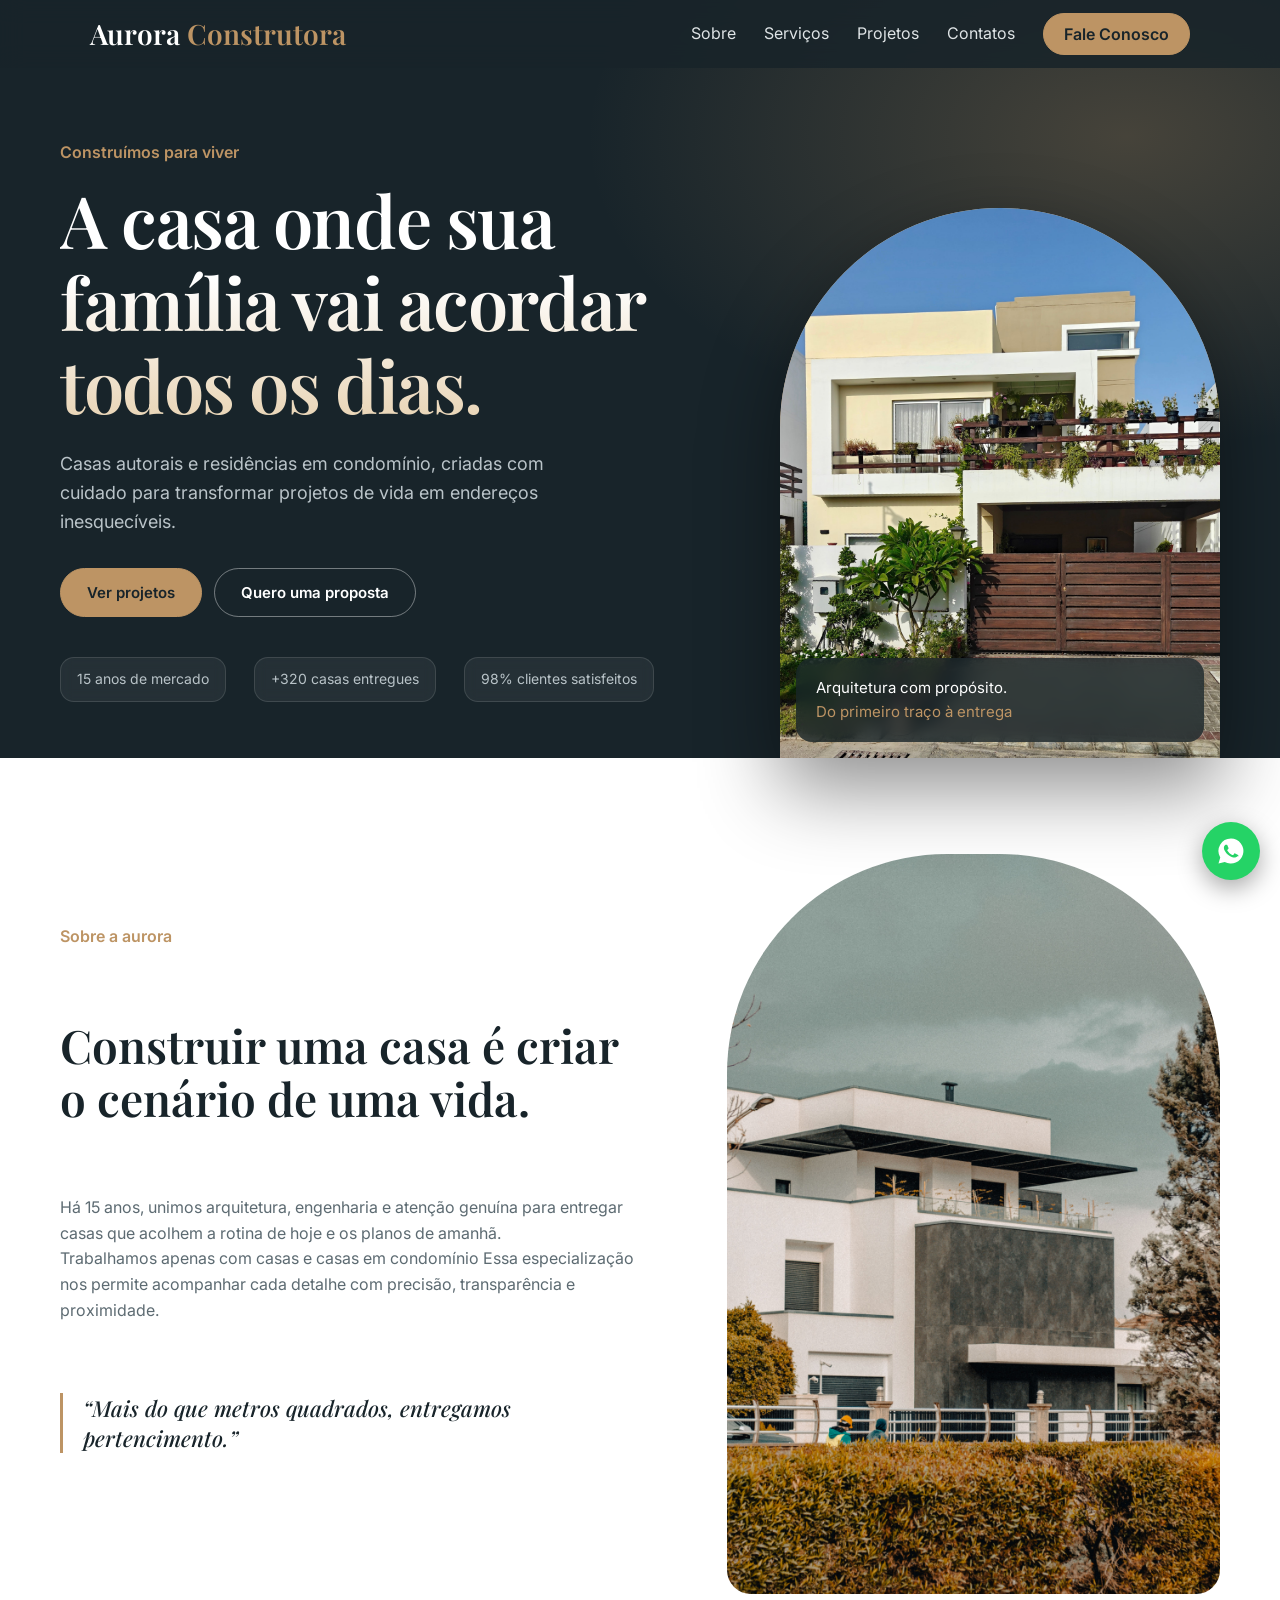
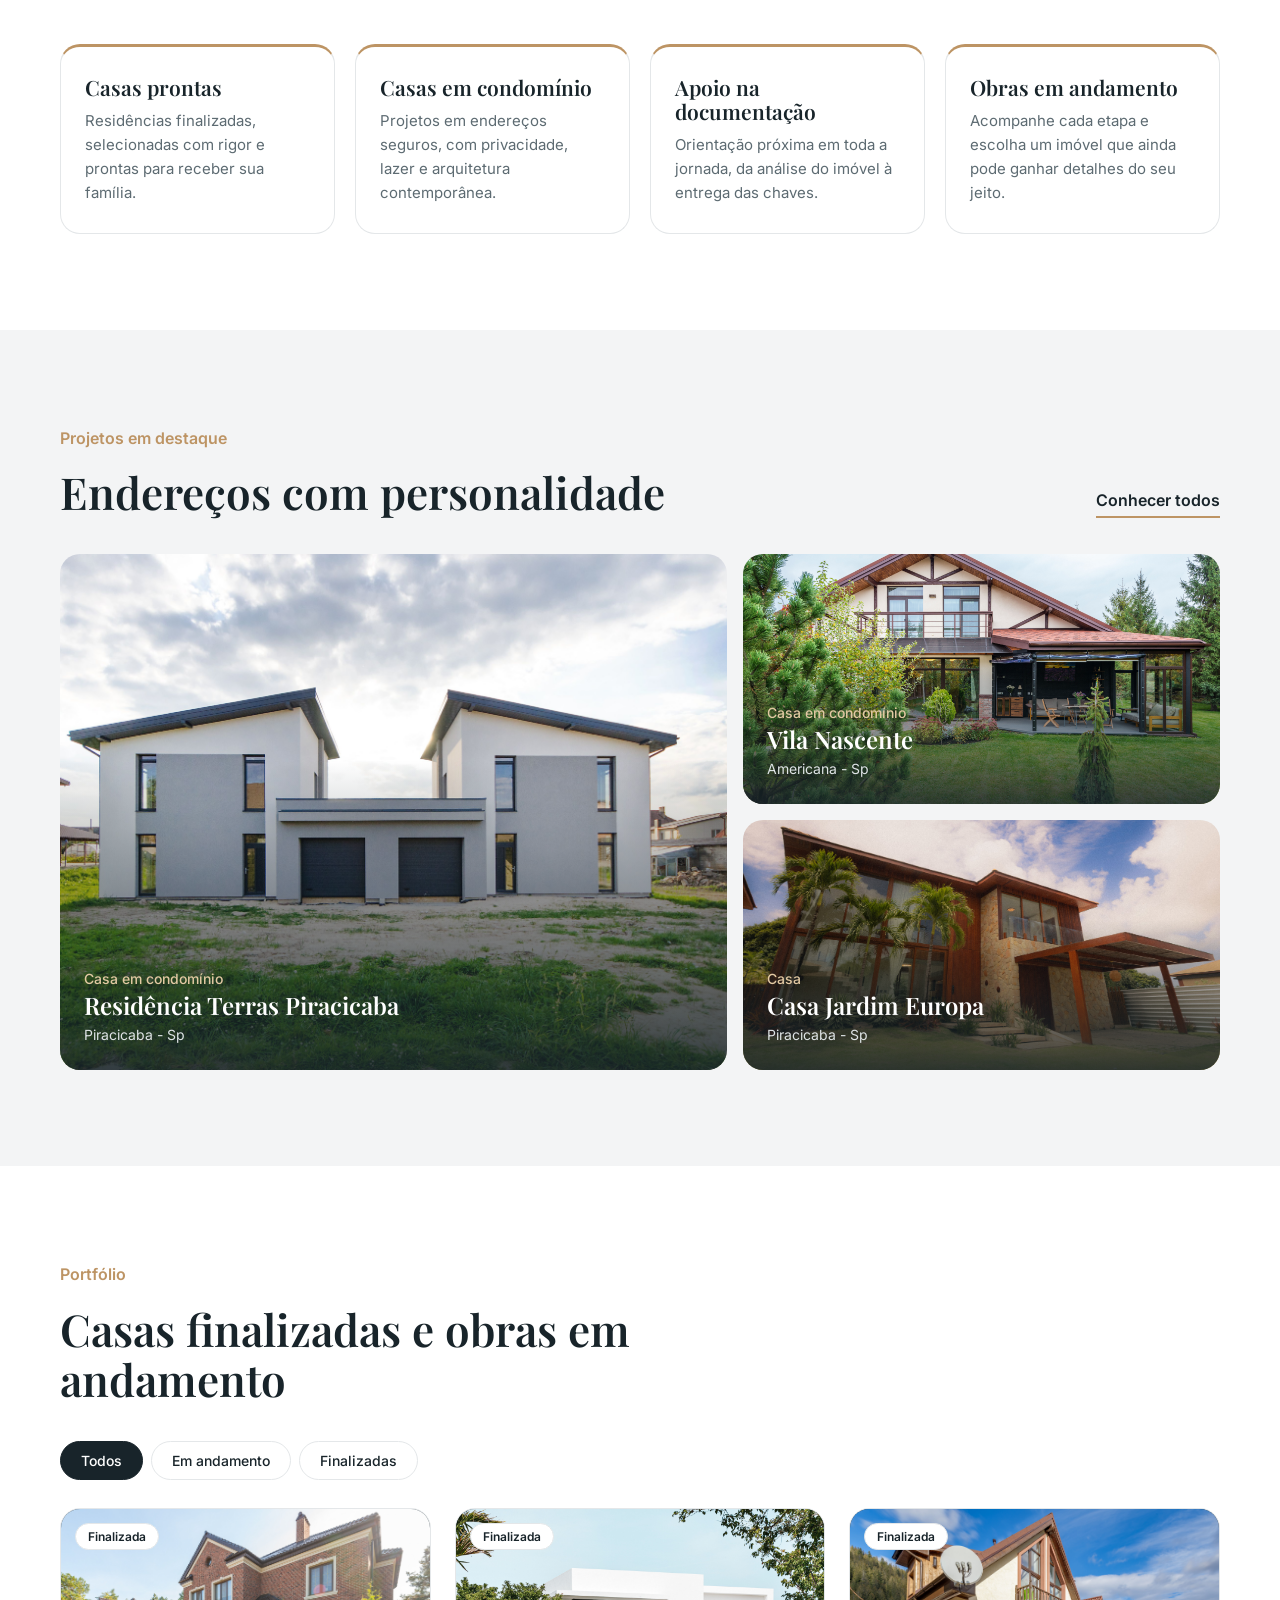
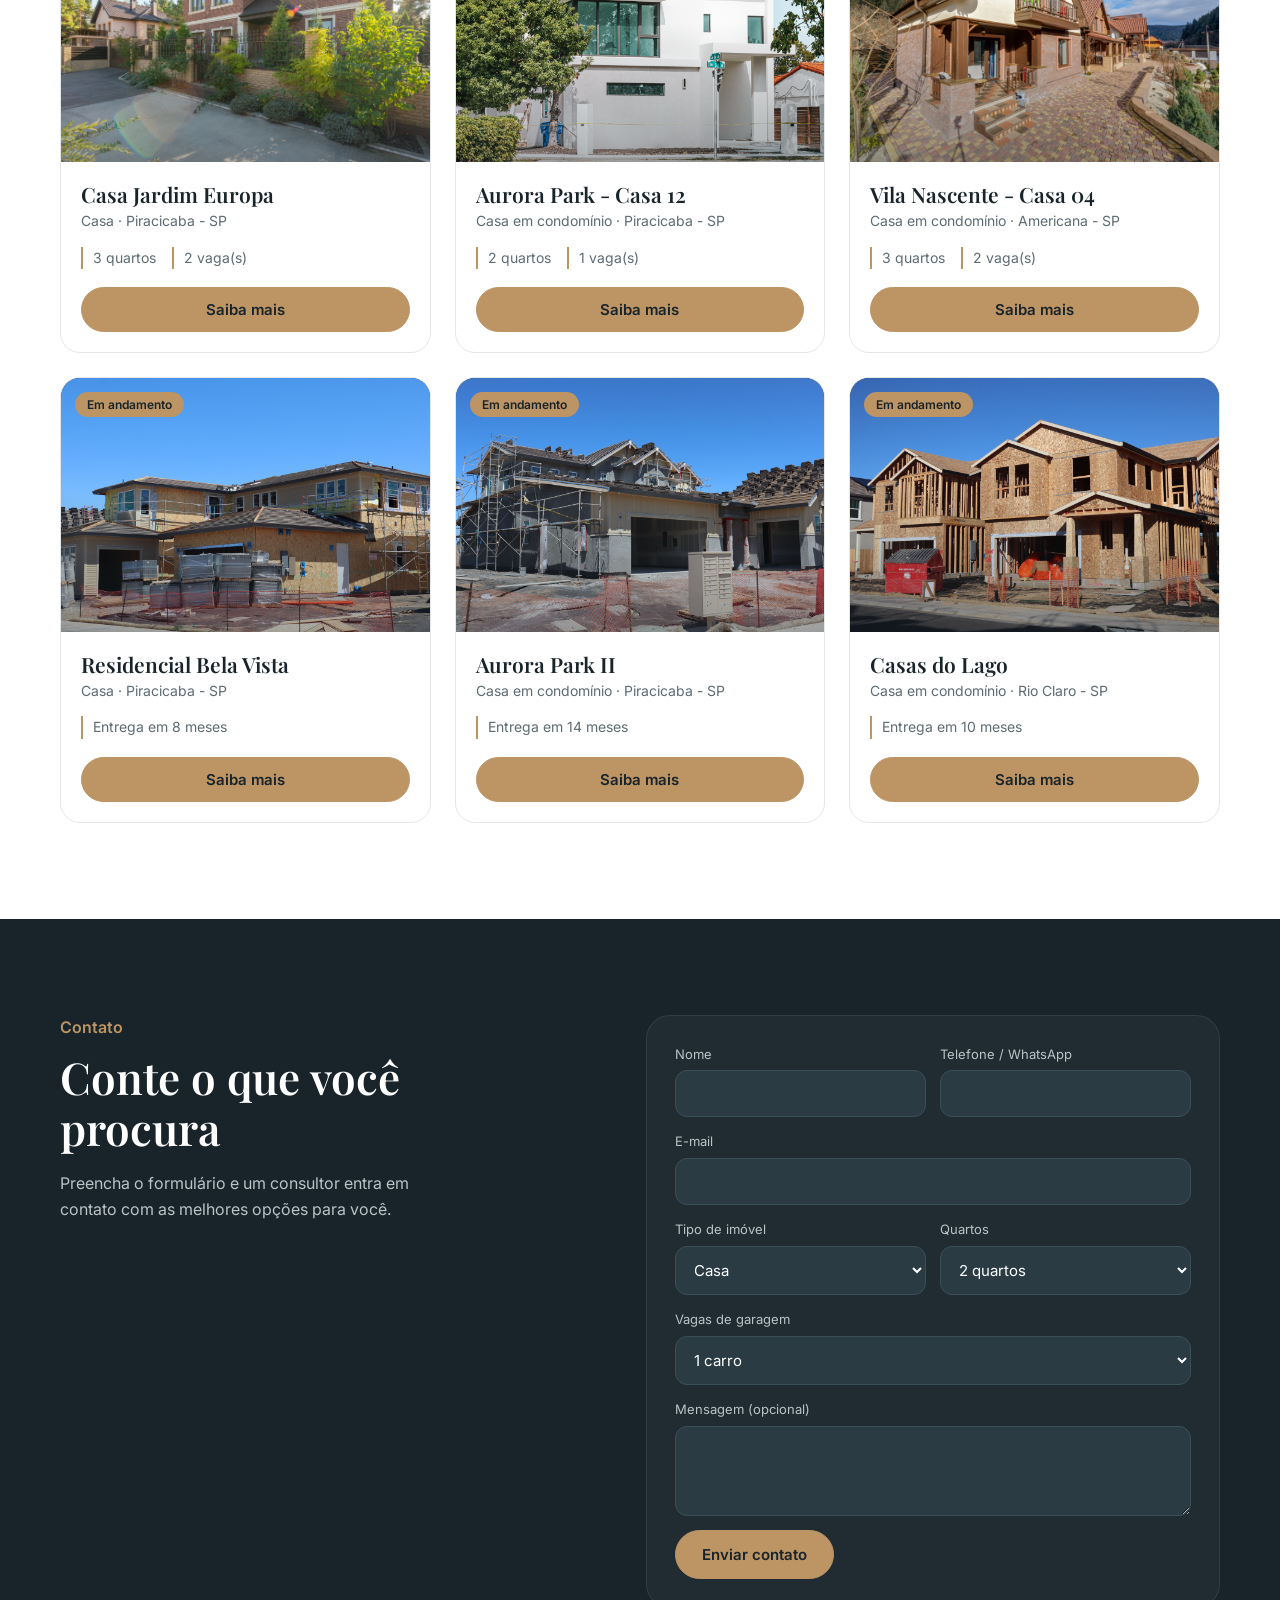
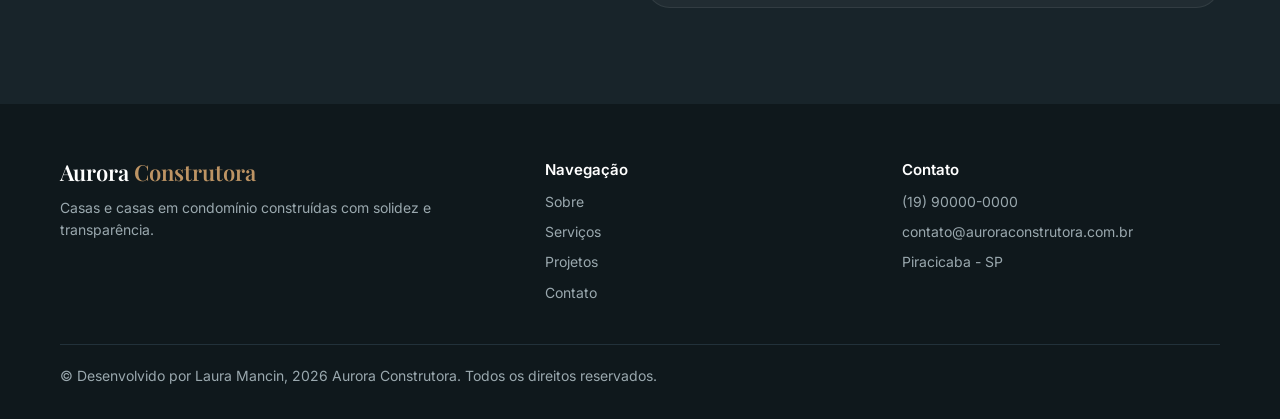
<file: index.html>
<!DOCTYPE html>
    <html lang="pt-br">
    <head>
        <meta charset="UTF-8">
        <meta name="viewport" content="width=device-width, initial-scale=1.0">
        <link rel="preconnect" href="https://fonts.googleapis.com">
        <link rel="preconnect" href="https://fonts.gstatic.com" crossorigin>
        <link href="https://fonts.googleapis.com/css2?family=Inter:wght@400;500;600&family=Playfair+Display:wght@500;600;700&display=swap" rel="stylesheet">

        <link rel="stylesheet" href="./styles/styles.css">
        <link rel="icon" type="image/x-icon" href="./images/icon_construtora.png">
        <meta name="description" content="Aurora Construtora: casas e casas em condomínio com acabamento cuidadoso e acompanhamento de obra.">
        <title>Aurora Construtora</title>
    </head>
    <body>
        <section class="menuBg">
            <header class="menu">
                <div class="logo">
                    <a href="#containerPrincipal"><h1>Aurora <span>Construtora</span></h1></a>
                </div>

                <!-- Links e Botão -->
                <div class="menuLinks">
                    <ul>
                        <li class="itemMenu"><a href="#containerSobre">Sobre</a></li>
                        <li class="itemMenu"><a href="#servicos">Serviços</a></li>
                        <li class="itemMenu"><a href="#containerDestaque">Projetos</a></li>
                        <li class="itemMenu"><a href="#containerContato">Contatos</a></li>
                        <li><a href="#containerContato" class="botaoFale">Fale Conosco</a></li>
                    </ul>
                </div>
            </header>
        </section>

        <section class="containerPrincipal" id="containerPrincipal">
            <div class="containerPrincipalTextos">

                <p class="etiqueta">Construímos para viver</p>

                <h1 class="tituloHero">A casa onde sua família vai acordar todos os dias.</h1>

                <p class="textoHero">Casas autorais e residências em condomínio, criadas com cuidado para
                    transformar projetos de vida em endereços inesquecíveis.</p>

                <div class="locacaoBotoes">
                    <a href="#containerportifolio" class="botaoProjetos">Ver projetos</a>
                    <a href="#containerContato" class="botaoFale">Quero uma proposta</a>
                </div>

                <div class="avaliacoes">
                    <ul>
                        <li>15 anos de mercado</li>
                        <li>+320 casas entregues</li>
                        <li>98% clientes satisfeitos</li>
                    </ul>
                </div>

            </div>

            <div class="reservas">
                <img src="./images/hero.jpg" alt="Casa da Aurora Construtora" onerror="this.remove()">

                <div class="cardTexto">
                    <p>Arquitetura com propósito. <br><span>Do primeiro traço à entrega</span></p>
                </div>
            </div>
        </section>

        <section class="containerSobre" id="containerSobre">

            <div class="sobreTextos">
                <p class="etiqueta">Sobre a aurora</p>

                <h1>Construir uma casa é criar o cenário de uma vida.</h1>

                <p class="textoSobre">Há 15 anos, unimos arquitetura, engenharia e atenção genuína para entregar casas que acolhem a rotina de hoje e os planos de amanhã. <br> Trabalhamos apenas com casas e casas em condomínio Essa especialização nos permite acompanhar cada detalhe com precisão, transparência e proximidade.
                </p>

                <p class="citacao">“Mais do que metros quadrados, entregamos pertencimento.”</p>
            </div>

            <img class="sobreImagem" src="./images/sobre.jpg" alt="Casa moderna entregue pela Aurora Construtora" loading="lazy">

            <div class="cards" id="servicos">
                <div class="card">
                    <div class="texto">
                        <h4>Casas prontas</h4>
                        <div>
                            <p>Residências finalizadas, selecionadas com rigor e prontas para
                            receber sua família.</p>
                        </div>
                    </div>
                </div>

                <div class="card">
                    <div class="texto">
                        <h4>Casas em condomínio</h4>
                        <div>
                            <p>Projetos em endereços seguros, com privacidade, lazer e
                            arquitetura contemporânea.</p>
                        </div>
                    </div>
                </div>

                <div class="card">
                    <div class="texto">
                        <h4>Apoio na documentação</h4>
                        <div>
                            <p>Orientação próxima em toda a jornada, da análise do imóvel à
                            entrega das chaves.</p>
                        </div>
                    </div>
                </div>

                <div class="card">
                    <div class="texto">
                        <h4>Obras em andamento</h4>
                        <div>
                            <p>Acompanhe cada etapa e escolha um imóvel que ainda pode ganhar
                            detalhes do seu jeito.</p>
                        </div>
                    </div>
                </div>
            </div>
        </section>

        <section class="containerDestaque" id="containerDestaque">

            <div class="containerTitulo">
                <p class="etiqueta">Projetos em destaque</p>
                <h1>Endereços com personalidade</h1>
                <a href="#containerportifolio">Conhecer todos</a>
            </div>

            <div class="cardsDestaque">
                <div class="cardCasa cardCasa1">
                    <div class="textoCard">
                        <p class="smallCard">Casa em condomínio</p>
                        <h2 class="h2Card">Residência Terras Piracicaba</h2>
                        <p class="cidadeCard">Piracicaba - Sp</p>
                    </div>
                </div>

                <div class="cardCasa cardCasa2">
                    <div class="textoCard">
                        <p class="smallCard">Casa em condomínio</p>
                        <h2 class="h2Card">Vila Nascente</h2>
                        <p class="cidadeCard">Americana - Sp</p>
                    </div>
                </div>

                <div class="cardCasa cardCasa3">
                    <div class="textoCard">
                        <p class="smallCard">Casa</p>
                        <h2 class="h2Card">Casa Jardim Europa</h2>
                        <p class="cidadeCard">Piracicaba - Sp</p>
                    </div>
                </div>
            </div>
        </section>

        <section class="containerPortifolio" id="containerportifolio">
            <div class="containerTitulo">
                <p class="etiqueta">Portfólio</p>
                <h1>Casas finalizadas e obras em andamento</h1>
            </div>

            <div class="filtros">
                <button class="filtro ativo" data-filtro="todos">Todos</button>
                <button class="filtro" data-filtro="andamento">Em andamento</button>
                <button class="filtro" data-filtro="finalizada">Finalizadas</button>
            </div>

            <div class="listaImoveis" id="listaImoveis"></div>
        </section>

        <section class="containerContato" id="containerContato">
            <div class="contatoTextos">
                <p class="etiqueta">Contato</p>
                <h1>Conte o que você procura</h1>
                <p class="textoContato">Preencha o formulário e um consultor entra em contato com as melhores opções para você.</p>
            </div>

            <form class="formContato" id="formContato">
                <label>Nome
                    <input type="text" name="nome" required>
                </label>
                <label>Telefone / WhatsApp
                    <input type="tel" name="telefone" required>
                </label>
                <label class="campoLargo">E-mail
                    <input type="email" name="email" required>
                </label>
                <label>Tipo de imóvel
                    <select name="tipo">
                        <option>Casa</option>
                        <option>Casa em condomínio</option>
                    </select>
                </label>
                <label>Quartos
                    <select name="quartos">
                        <option>2 quartos</option>
                        <option>3 quartos</option>
                    </select>
                </label>
                <label class="campoLargo">Vagas de garagem
                    <select name="garagem">
                        <option>1 carro</option>
                        <option>2 carros</option>
                    </select>
                </label>
                <label class="campoLargo">Mensagem (opcional)
                    <textarea name="mensagem"></textarea>
                </label>
                <div class="campoLargo">
                    <button type="submit" class="botaoProjetos">Enviar contato</button>
                    <span class="confirmacao" id="confirmacao" role="status"></span>
                </div>
            </form>
        </section>

        <footer class="rodape">
            <div class="rodapeConteudo">
                <div>
                    <h3>Aurora <span>Construtora</span></h3>
                    <p>Casas e casas em condomínio construídas com solidez e transparência.</p>
                </div>
                <div>
                    <h4>Navegação</h4>
                    <a href="#containerSobre">Sobre</a>
                    <a href="#servicos">Serviços</a>
                    <a href="#containerDestaque">Projetos</a>
                    <a href="#containerContato">Contato</a>
                </div>
                <div>
                    <h4>Contato</h4>
                    <a href="tel:+5519900000000">(19) 90000-0000</a>
                    <a href="mailto:contato@auroraconstrutora.com.br">contato@auroraconstrutora.com.br</a>
                    <a href="#">Piracicaba - SP</a>
                </div>
            </div>
            <p class="direitos">© Desenvolvido por Laura Mancin, 2026 Aurora Construtora. Todos os direitos reservados.</p>
        </footer>

        <a class="whatsapp" href="https://wa.me/5519900000000" target="_blank" rel="noopener" aria-label="Falar no WhatsApp">
            <svg viewBox="0 0 24 24"><path d="M12 2a10 10 0 00-8.6 15.1L2 22l5-1.3A10 10 0 1012 2zm5.2 14c-.2.6-1.3 1.2-1.8 1.2-.5.1-1 .2-3.3-.7-2.8-1.2-4.6-4-4.7-4.2-.1-.2-1.1-1.5-1.1-2.8s.7-2 1-2.3c.2-.3.5-.3.7-.3h.5c.2 0 .4 0 .6.5l.9 2.1c.1.2.1.4 0 .5l-.4.6-.4.4c-.1.2-.3.3-.1.6.2.3.8 1.3 1.7 2.1 1.2 1 2.1 1.3 2.4 1.5.3.1.5.1.6-.1l.9-1.1c.2-.3.4-.2.6-.1l2 1c.3.1.5.2.5.3.1.2.1.8-.1 1.4z"/></svg>
        </a>

        <script src="./script.js"></script>
    </body>
    </html>
</file>
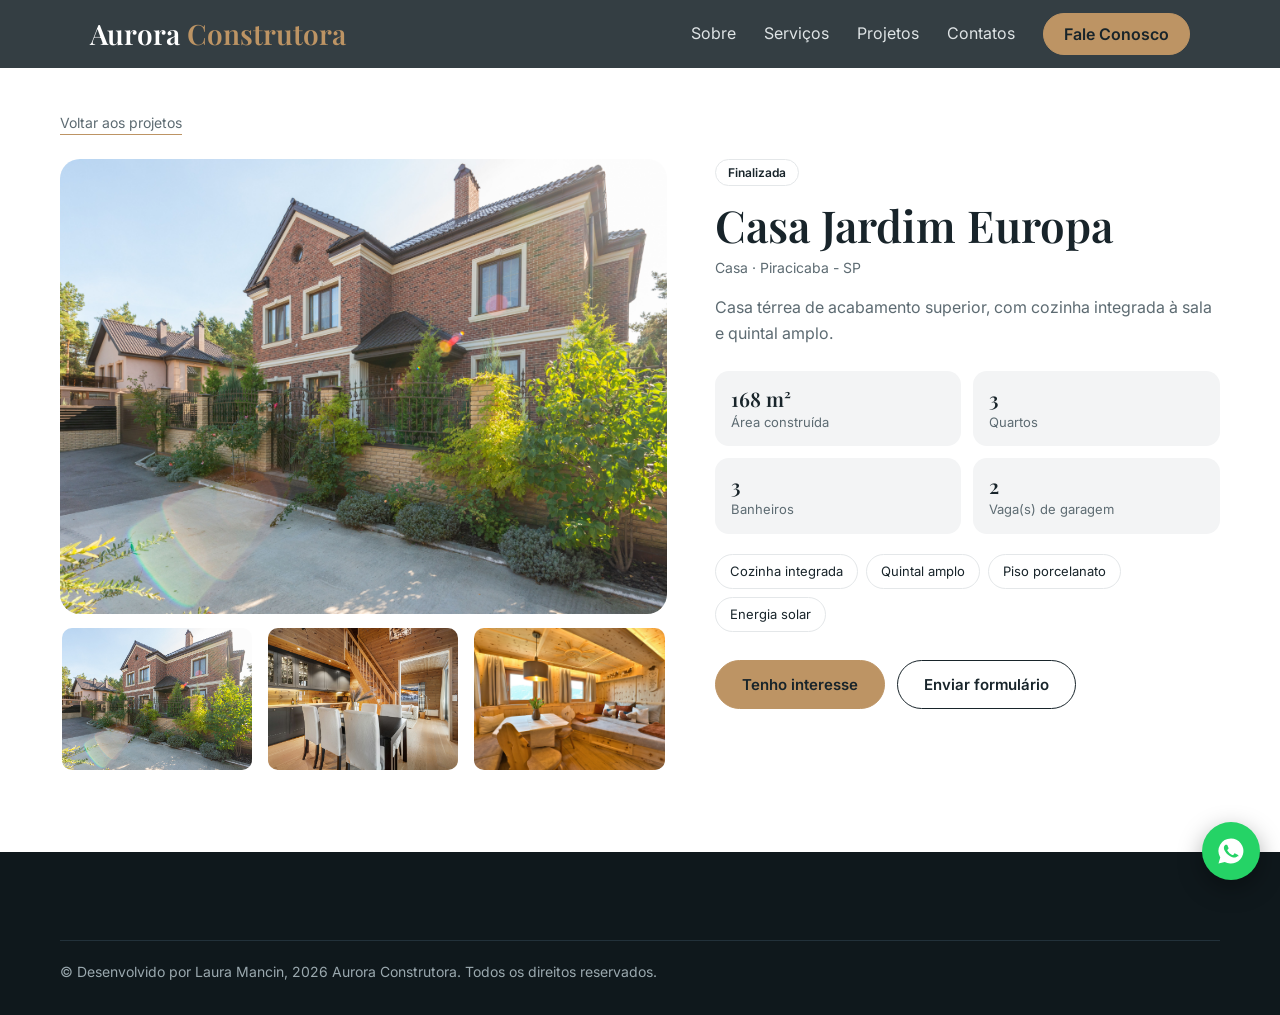
<file: imovel.html>
<!DOCTYPE html>
<html lang="pt-br">
<head>
    <meta charset="UTF-8">
    <meta name="viewport" content="width=device-width, initial-scale=1.0">
    <link rel="preconnect" href="https://fonts.googleapis.com">
    <link rel="preconnect" href="https://fonts.gstatic.com" crossorigin>
    <link href="https://fonts.googleapis.com/css2?family=Inter:wght@400;500;600&family=Playfair+Display:wght@500;600;700&display=swap" rel="stylesheet">

    <link rel="stylesheet" href="./styles/styles.css">
        <link rel="icon" type="image/x-icon" href="./images/icon_casa.png">
    <title>Imóvel | Aurora Construtora</title>
</head>
<body>
    <section class="menuBg">
        <header class="menu">
            <div class="logo">
                <a href="index.html"><h1>Aurora <span>Construtora</span></h1></a>
            </div>
            <div class="menuLinks">
                <ul>
                    <li class="itemMenu"><a href="index.html#containerSobre">Sobre</a></li>
                    <li class="itemMenu"><a href="index.html#servicos">Serviços</a></li>
                    <li class="itemMenu"><a href="index.html#containerDestaque">Projetos</a></li>
                    <li class="itemMenu"><a href="index.html#containerContato">Contatos</a></li>
                    <li><a href="index.html#containerContato" class="botaoFale">Fale Conosco</a></li>
                </ul>
            </div>
        </header>
    </section>

    <main class="containerDetalhe" id="detalhe"></main>

    <footer class="rodape">
        <p class="direitos">© Desenvolvido por Laura Mancin, 2026 Aurora Construtora. Todos os direitos reservados.</p>
    </footer>

    <a class="whatsapp" href="https://wa.me/5519900000000" target="_blank" rel="noopener" aria-label="Falar no WhatsApp">
        <svg viewBox="0 0 24 24"><path d="M12 2a10 10 0 00-8.6 15.1L2 22l5-1.3A10 10 0 1012 2zm5.2 14c-.2.6-1.3 1.2-1.8 1.2-.5.1-1 .2-3.3-.7-2.8-1.2-4.6-4-4.7-4.2-.1-.2-1.1-1.5-1.1-2.8s.7-2 1-2.3c.2-.3.5-.3.7-.3h.5c.2 0 .4 0 .6.5l.9 2.1c.1.2.1.4 0 .5l-.4.6-.4.4c-.1.2-.3.3-.1.6.2.3.8 1.3 1.7 2.1 1.2 1 2.1 1.3 2.4 1.5.3.1.5.1.6-.1l.9-1.1c.2-.3.4-.2.6-.1l2 1c.3.1.5.2.5.3.1.2.1.8-.1 1.4z"/></svg>
    </a>

    <script src="./script.js"></script>
</body>
</html>
</file>
<file: styles/styles.css>
/* ==========================================================
   GERAL (todas as páginas)
   ========================================================== */

/* VARIÁVEIS */
:root {
    --petroleo: #18242A;
    --petroleo2: #2A3B44;
    --dourado: #BD9464;
    --branco: #FFFFFF;
    --cinza: #F3F4F5;
    --texto: #5d6b72;
    --borda: #e4e7e9;
    --lateral: max(24px, calc((100% - 1160px) / 2));
}

/* BASE */
* {
    box-sizing: border-box;
    margin: 0;
    padding: 0;
}

html {
    scroll-behavior: smooth;
    scroll-padding-top: 80px;
}

body {
    font-family: 'Inter', system-ui, sans-serif;
    color: var(--petroleo);
    background: var(--branco);
    line-height: 1.6;
    -webkit-font-smoothing: antialiased;
}

a {
    color: inherit;
    text-decoration: none;
}

ul {
    list-style: none;
}

h1, h2, h3, h4 {
    font-family: 'Playfair Display', Georgia, serif;
    font-weight: 600;
    line-height: 1.15;
}

:focus-visible {
    outline: 2px solid var(--dourado);
    outline-offset: 3px;
}

/* BOTÕES (estilo base comum; as variações ficam em cada seção) */
.botaoProjetos, .botaoFale, .botaoSaibaMais {
    display: inline-block;
    padding: 14px 26px;
    border-radius: 999px;
    font: 600 15px 'Inter', sans-serif;
    border: 1px solid var(--dourado);
    cursor: pointer;
    text-align: center;
    transition: filter .2s, background .2s;
}

.botaoProjetos, .botaoSaibaMais {
    background: var(--dourado);
    color: var(--petroleo);
}

.botaoProjetos:hover, .botaoSaibaMais:hover {
    filter: brightness(1.08);
}

/* ETIQUETA (texto pequeno dourado acima dos títulos) */
.etiqueta {
    color: var(--dourado);
    font-weight: 600;
    margin-bottom: 12px;
}

/* MENU */
.menuBg {
    position: fixed;
    top: 0;
    left: 0;
    right: 0;
    z-index: 20;
    background: rgba(24, 36, 42, .88);
    backdrop-filter: blur(12px);
    transition: background .3s, box-shadow .3s;
}

.menuBg.rolou {
    background: rgba(24, 36, 42, .97);
    box-shadow: 0 8px 30px rgba(0, 0, 0, .25);
}

.menu {
    max-width: 1160px;
    margin: 0 auto;
    padding: 0 30px;
    height: 68px;
    display: flex;
    align-items: center;
    justify-content: space-between;
}

.logo h1 {
    font-size: 28px;
    color: var(--branco);
}

.logo span {
    color: var(--dourado);
}

.menuLinks ul {
    display: flex;
    align-items: center;
    gap: 28px;
}

.menuLinks a {
    color: #dfe4e6;
    font-size: 16px;
}

.menuLinks a:hover {
    color: var(--dourado);
}

/* Botão "Fale Conosco" do menu */
.menuLinks .botaoFale {
    background: var(--dourado);
    color: var(--petroleo);
    padding: 10px 20px;
}

.menuLinks .botaoFale:hover {
    color: var(--petroleo);
    filter: brightness(1.08);
}

/* RODAPÉ */
.rodape {
    background: #0f181c;
    color: #9aa8ae;
    padding: 56px var(--lateral) 32px;
    font-size: 14px;
}

.rodapeConteudo {
    display: grid;
    grid-template-columns: 1.4fr 1fr 1fr;
    gap: 40px;
}

.rodape h3 {
    color: var(--branco);
    font-size: 22px;
    margin-bottom: 12px;
}

.rodape h3 span {
    color: var(--dourado);
}

.rodape h4 {
    color: var(--branco);
    font: 600 15px 'Inter', sans-serif;
    margin-bottom: 12px;
}

.rodape a {
    display: block;
    margin-bottom: 8px;
}

.rodape a:hover {
    color: var(--dourado);
}

.direitos {
    margin-top: 32px;
    border-top: 1px solid #22313a;
    padding-top: 20px;
}

/* WHATSAPP FLUTUANTE */
.whatsapp {
    position: fixed;
    right: 20px;
    bottom: 20px;
    z-index: 30;
    width: 58px;
    height: 58px;
    border-radius: 50%;
    background: #25D366;
    display: grid;
    place-items: center;
    box-shadow: 0 8px 24px rgba(0, 0, 0, .35);
    transition: transform .5s ease;
}

.whatsapp svg {
    width: 30px;
    height: 30px;
    fill: var(--branco);
}

.whatsapp:hover {
    transform: scale(1.2);
}


/* PÁGINA PRINCIPAL */

/* HERO */
.containerPrincipal {
    background: radial-gradient(900px 520px at 88% 18%, rgba(189, 148, 100, .28), transparent 60%), var(--petroleo);
    color: var(--branco);
    padding: 140px var(--lateral) 0;
    display: grid;
    grid-template-columns: 1.1fr .9fr;
    gap: 48px;
    align-items: end;
}

.tituloHero {
    font-size: clamp(40px, 6vw, 72px);
    letter-spacing: -.02em;
    background: linear-gradient(180deg, #fff 40%, #e8d3b3);
    -webkit-background-clip: text;
    background-clip: text;
    color: transparent;
}

.textoHero {
    color: #b9c3c8;
    font-size: 18px;
    max-width: 46ch;
    margin: 24px 0 32px;
}

.locacaoBotoes {
    display: flex;
    gap: 12px;
    flex-wrap: wrap;
}

.locacaoBotoes .botaoFale {
    background: none;
    color: var(--branco);
    border-color: #ffffff66;
}

.locacaoBotoes .botaoFale:hover {
    border-color: var(--dourado);
    color: var(--dourado);
}

.avaliacoes ul {
    display: flex;
    flex-wrap: wrap;
    gap: 12px 28px;
    padding: 40px 0 56px;
    color: #b9c3c8;
    font-size: 14px;
}

.avaliacoes li {
    border: 1px solid rgba(255, 255, 255, .12);
    background: rgba(255, 255, 255, .06);
    border-radius: 14px;
    padding: 10px 16px;
    backdrop-filter: blur(6px);
}

/* Foto em arco */
.reservas {
    position: relative;
    width: 100%;
    max-width: 440px;
    aspect-ratio: 4 / 5;
    justify-self: end;
    overflow: hidden;
    border-radius: 999px 999px 0 0;
    background: linear-gradient(180deg, #e2bd8c 0%, var(--dourado) 38%, var(--petroleo2) 100%);
    box-shadow: 0 30px 80px rgba(0, 0, 0, .45);
}

.reservas img {
    position: absolute;
    inset: 0;
    width: 100%;
    height: 100%;
    object-fit: cover;
}

.cardTexto {
    position: absolute;
    left: 16px;
    right: 16px;
    bottom: 16px;
    padding: 18px 20px;
    border-radius: 16px;
    background: rgba(24, 36, 42, .78);
    backdrop-filter: blur(8px);
    font-size: 15px;
}

.cardTexto span {
    color: var(--dourado);
}

.containerSobre, .containerDestaque, .containerPortifolio, .containerContato {
    padding: 96px var(--lateral);
}

/* SOBRE */
.containerSobre {
    display: grid;
    grid-template-columns: 1.1fr .9fr;
    column-gap: 64px;
}

.containerSobre h1 {
    font-size: clamp(30px, 4vw, 46px);
    max-width: 20ch;
}


.textoSobre {
    color: var(--texto);
    max-width: 62ch;
    margin-top: 24px;
}

.sobreTextos h1, .sobreTextos p {
    margin-top: 70px;
}

.citacao {
    font: italic 500 22px 'Playfair Display', serif;
    border-left: 3px solid var(--dourado);
    padding-left: 20px;
    margin: 32px 0 56px;
    max-width: 40ch;
}

.sobreImagem {
    width: 100%;
    height: 100%;
    min-height: 420px;
    object-fit: cover;
    border-radius: 220px 220px 24px 24px;
}

/* Cards de serviços */
.cards {
    grid-column: 1 / -1;
    display: grid;
    grid-template-columns: repeat(4, 1fr);
    gap: 20px;
    margin-top: 50px;
}

.card {
    background: var(--branco);
    border: 1px solid var(--borda);
    border-top: 3px solid var(--dourado);
    border-radius: 20px;
    padding: 28px 24px;
    transition: transform .3s, box-shadow .3s;
}

.card:hover {
    transform: translateY(-6px);
    box-shadow: 0 24px 50px rgba(24, 36, 42, .14);
    border-top-color: var(--petroleo);
}

.card h4 {
    font-size: 21px;
    margin-bottom: 10px;
}

.card p {
    color: var(--texto);
    font-size: 15px;
}

/* DESTAQUES */
.containerDestaque {
    background: var(--cinza);
}

.containerTitulo {
    display: grid;
    grid-template-columns: 1fr auto;
    gap: 4px 24px;
    align-items: end;
    margin-bottom: 36px;
}

.containerTitulo .etiqueta {
    grid-column: 1 / -1;
}

.containerTitulo h1 {
    font-size: clamp(30px, 4vw, 44px);
    max-width: 22ch;
}

.containerTitulo a {
    color: var(--petroleo);
    font-weight: 600;
    border-bottom: 2px solid var(--dourado);
    padding-bottom: 2px;
}

.cardsDestaque {
    display: grid;
    grid-template-columns: 1.4fr 1fr;
    grid-template-rows: repeat(2, 250px);
    gap: 16px;
}

.cardCasa {
    position: relative;
    overflow: hidden;
    border-radius: 20px;
    display: flex;
    align-items: flex-end;
    color: var(--branco);
    background-size: cover;
    background-position: center;
    transition: filter .3s;
}

.cardCasa::before {
    content: "";
    position: absolute;
    inset: 0;
    background-size: cover;
    background-position: center;
    transition: transform 0.6s ease;
}

.cardCasa:hover {
    transform: scale(1.02);
    box-shadow: 0 24px 50px rgba(24, 36, 42, .14);
}   

.cardCasa::after {
    content: "";
    position: absolute;
    inset: 0;
    background: linear-gradient(0deg, rgba(24, 36, 42, .85), transparent 60%);
}


.cardCasa1 {
    grid-row: span 2;
    background-image: url(../images/destaque1.jpg), linear-gradient(160deg, #2A3B44, #18242A);
}

.cardCasa2 {
    background-image: url(../images/destaque2.jpg), linear-gradient(160deg, #35505d, #18242A);
}

.cardCasa3 {
    background-image: url(../images/destaque3.jpg), linear-gradient(160deg, #2A3B44, #0f181c);
}

.textoCard {
    position: relative;
    z-index: 1;
    padding: 24px;
}

.smallCard {
    color: #e2c9a3;
    font-size: 14px;
    font-weight: 500;
}

.h2Card {
    font-size: 24px;
    margin: 2px 0 4px;
}

.cidadeCard {
    font-size: 14px;
    color: #dfe4e6;
}

/* PORTFÓLIO */
.filtros {
    display: flex;
    gap: 8px;
    flex-wrap: wrap;
    margin-bottom: 28px;
}

.filtro {
    border: 1px solid var(--borda);
    background: none;
    color: var(--petroleo);
    border-radius: 999px;
    padding: 10px 20px;
    font: 500 14px 'Inter', sans-serif;
    cursor: pointer;
}

.filtro.ativo {
    background: var(--petroleo);
    border-color: var(--petroleo);
    color: var(--branco);
}

.listaImoveis {
    display: grid;
    grid-template-columns: repeat(3, 1fr);
    gap: 24px;
}

.cardImovel {
    border: 1px solid var(--borda);
    border-radius: 20px;
    overflow: hidden;
    background: var(--branco);
    transition: transform .3s, box-shadow .3s;
}

.cardImovel:hover {
    transform: translateY(-6px);
    box-shadow: 0 24px 50px rgba(24, 36, 42, .14);
}

.fotoImovel {
    position: relative;
    aspect-ratio: 16 / 11;
    background: var(--petroleo2);
}

.fotoImovel::after {
    content: "";
    position: absolute;
    inset: 0;
    background: linear-gradient(0deg, rgba(24, 36, 42, .35), transparent 55%);
}

.fotoImovel img {
    display: block;
    width: 100%;
    height: 100%;
    object-fit: cover;
}

.status {
    display: inline-block;
    font: 600 12px 'Inter', sans-serif;
    padding: 5px 12px;
    border-radius: 999px;
}

.status.andamento {
    background: var(--dourado);
    color: var(--petroleo);
}

.status.finalizada {
    background: var(--branco);
    color: var(--petroleo);
    border: 1px solid var(--borda);
}

.fotoImovel .status {
    position: absolute;
    top: 14px;
    left: 14px;
    z-index: 1;
}

.infoImovel {
    padding: 20px;
}

.infoImovel h3 {
    font-size: 21px;
}

.local {
    color: var(--texto);
    font-size: 14px;
    margin: 4px 0 14px;
}

.specs {
    display: flex;
    gap: 16px;
    font-size: 14px;
    color: var(--texto);
    margin-bottom: 18px;
    min-height: 22px;
}

.specs li {
    border-left: 2px solid var(--dourado);
    padding-left: 10px;
}

.botaoSaibaMais {
    width: 100%;
    padding: 12px;
}

/* CONTATO */
.containerContato {
    background: var(--petroleo);
    color: var(--branco);
    display: grid;
    grid-template-columns: 1fr 1.1fr;
    gap: 64px;
}

.contatoTextos h1 {
    font-size: clamp(30px, 4vw, 44px);
    max-width: 14ch;
}

.textoContato {
    color: #b9c3c8;
    margin-top: 18px;
    max-width: 38ch;
}

.formContato {
    display: grid;
    grid-template-columns: 1fr 1fr;
    gap: 14px;
    background: rgba(255, 255, 255, .04);
    border: 1px solid rgba(255, 255, 255, .08);
    border-radius: 24px;
    padding: 28px;
}

.campoLargo {
    grid-column: span 2;
}

.formContato label {
    display: grid;
    gap: 6px;
    font-size: 13px;
    color: #b9c3c8;
}

.formContato input, .formContato select, .formContato textarea {
    width: 100%;
    font: 400 15px 'Inter', sans-serif;
    color: var(--branco);
    background: var(--petroleo2);
    border: 1px solid #3b4f59;
    border-radius: 12px;
    padding: 13px 14px;
}

.formContato input:focus, .formContato select:focus, .formContato textarea:focus {
    border-color: var(--dourado);
    outline: none;
}

.formContato textarea {
    min-height: 90px;
    resize: vertical;
}

.confirmacao {
    color: var(--dourado);
    font-size: 14px;
    margin-left: 12px;
}


/* PÁGINA IMÓVEL */

.containerDetalhe {
    padding: 110px var(--lateral) 80px;
}

.voltar {
    display: inline-block;
    margin-bottom: 24px;
    color: var(--texto);
    font-size: 14px;
    border-bottom: 1px solid var(--dourado);
}

.detalheGrid {
    display: grid;
    grid-template-columns: 1.2fr 1fr;
    gap: 48px;
    align-items: start;
}

/* Galeria de fotos */
.fotoPrincipal {
    display: block;
    width: 100%;
    aspect-ratio: 4 / 3;
    object-fit: cover;
    border-radius: 20px;
}

.miniaturas {
    display: grid;
    grid-template-columns: repeat(3, 1fr);
    gap: 12px;
    margin-top: 12px;
}

.mini {
    padding: 0;
    overflow: hidden;
    background: none;
    aspect-ratio: 4 / 3;
    border: 2px solid transparent;
    border-radius: 12px;
    cursor: pointer;
}

.mini:hover {
    border-color: var(--dourado);
}

.mini img {
    display: block;
    width: 100%;
    height: 100%;
    object-fit: cover;
}

/* Informações do imóvel */
.detalheInfo h1 {
    font-size: clamp(30px, 4vw, 44px);
    margin: 14px 0 6px;
}

.descricao {
    color: var(--texto);
    margin: 16px 0 24px;
}

.obra {
    margin-bottom: 24px;
    font-size: 14px;
}

.progresso {
    height: 8px;
    background: var(--borda);
    border-radius: 999px;
    margin-top: 8px;
    overflow: hidden;
}

.progresso div {
    height: 100%;
    background: var(--dourado);
}

.ficha {
    display: grid;
    grid-template-columns: repeat(2, 1fr);
    gap: 12px;
    margin-bottom: 20px;
}

.ficha li {
    background: var(--cinza);
    border-radius: 14px;
    padding: 14px 16px;
    font-size: 13px;
    color: var(--texto);
}

.ficha strong {
    display: block;
    font: 600 20px 'Playfair Display', serif;
    color: var(--petroleo);
}

.diferenciais {
    display: flex;
    flex-wrap: wrap;
    gap: 8px;
    margin-bottom: 28px;
}

.diferenciais li {
    border: 1px solid var(--borda);
    border-radius: 999px;
    padding: 6px 14px;
    font-size: 13px;
}

/* Botão "Enviar formulário" */
.detalheInfo .botaoFale {
    color: var(--petroleo);
    border-color: var(--petroleo);
    background: none;
}


/* RESPONSIVIDADE */

@media (max-width: 960px) {
    .cards {
        grid-template-columns: 1fr 1fr;
    }

    .listaImoveis {
        grid-template-columns: 1fr 1fr;
    }
}

@media (max-width: 760px) {
    /* Geral */
    .menuLinks .itemMenu {
        display: none;
    }

    .rodapeConteudo {
        grid-template-columns: 1fr;
    }

    /* Página inicial */
    .containerPrincipal, .containerContato {
        grid-template-columns: 1fr;
    }

    .reservas {
        justify-self: center;
        max-width: 320px;
    }

    .containerSobre, .containerDestaque, .containerPortifolio, .containerContato {
        padding-top: 64px;
        padding-bottom: 64px;
    }

    .containerSobre {
        grid-template-columns: 1fr;
    }

    .sobreImagem {
        min-height: 320px;
        margin-bottom: 40px;
    }

    .cards, .listaImoveis {
        grid-template-columns: 1fr;
    }

    .containerTitulo {
        grid-template-columns: 1fr;
    }

    .cardsDestaque {
        grid-template-columns: 1fr;
        grid-template-rows: none;
    }

    .cardCasa {
        min-height: 220px;
    }

    .cardCasa1 {
        grid-row: auto;
        min-height: 300px;
    }

    .formContato {
        grid-template-columns: 1fr;
    }

    .campoLargo {
        grid-column: auto;
    }

    /* Página do imóvel */
    .detalheGrid {
        grid-template-columns: 1fr;
    }
}

@media (prefers-reduced-motion: reduce) {
    html {
        scroll-behavior: auto;
    }
}
</file>
